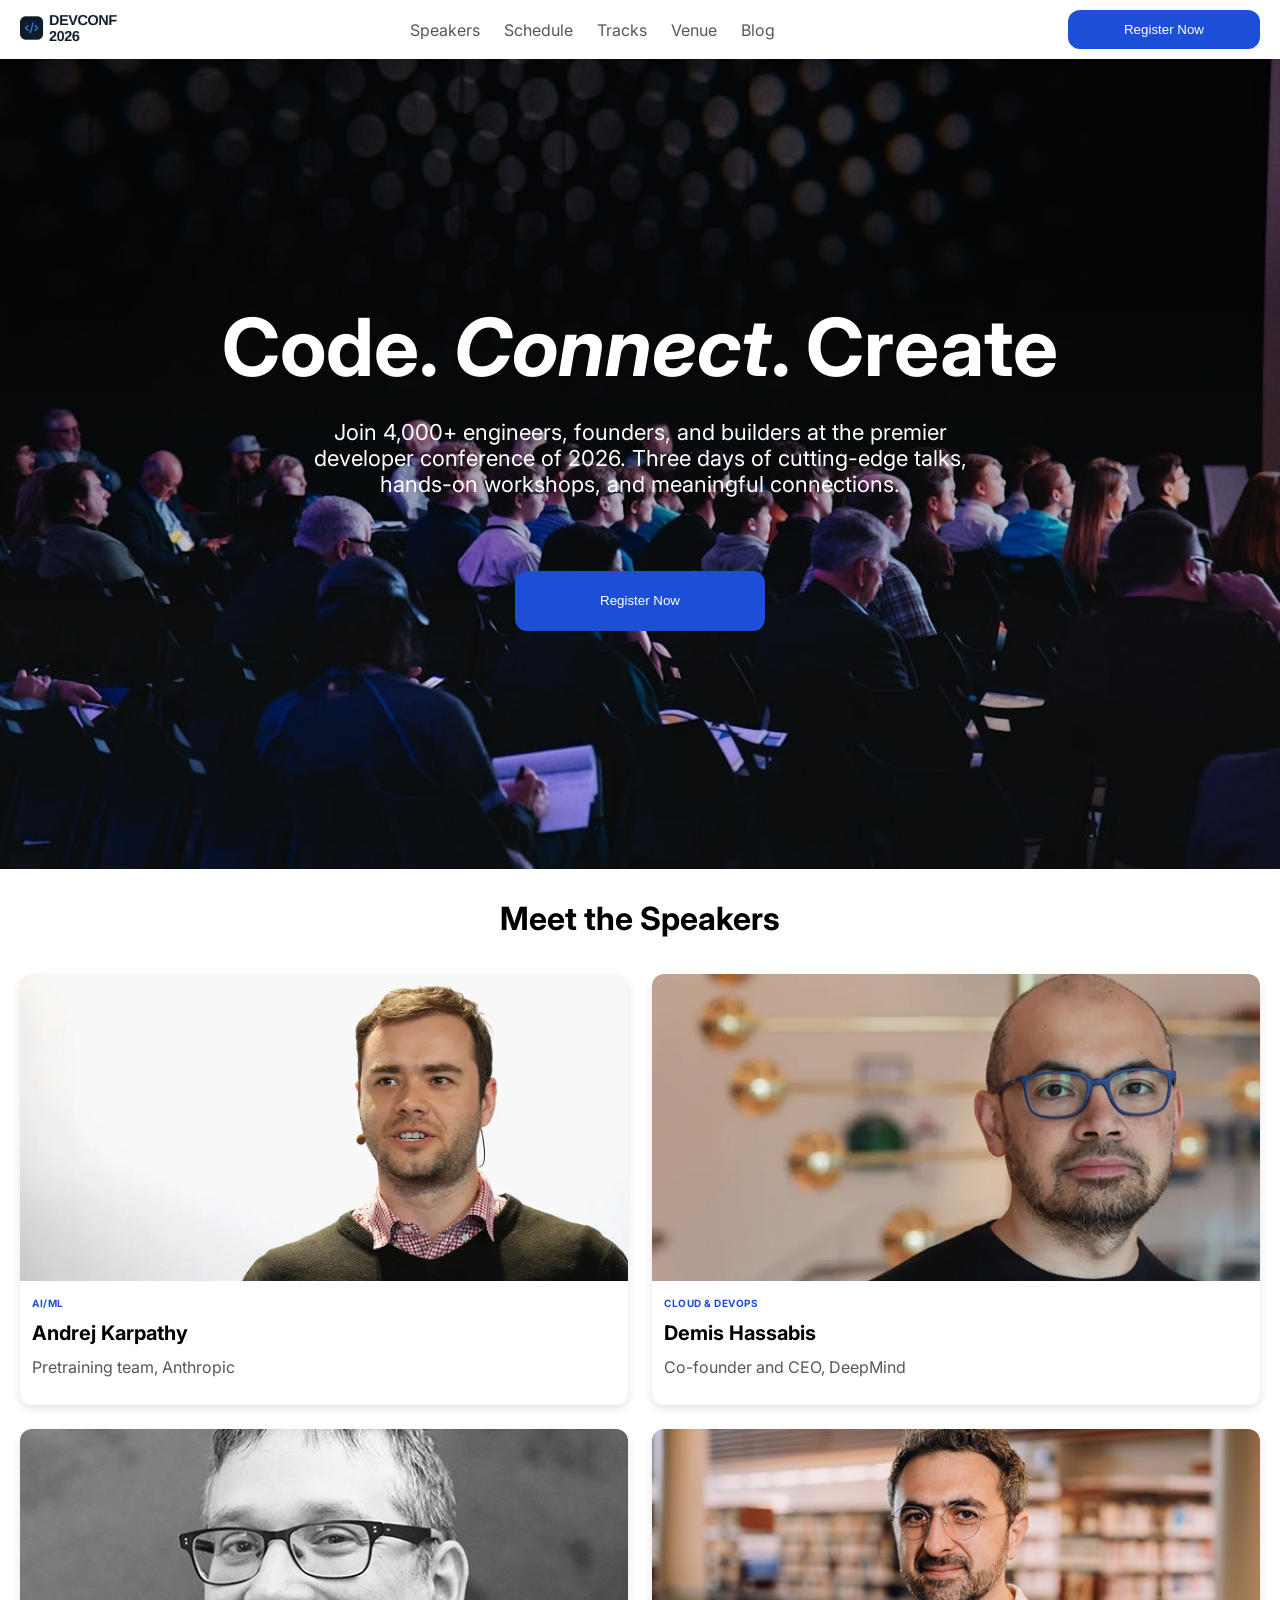
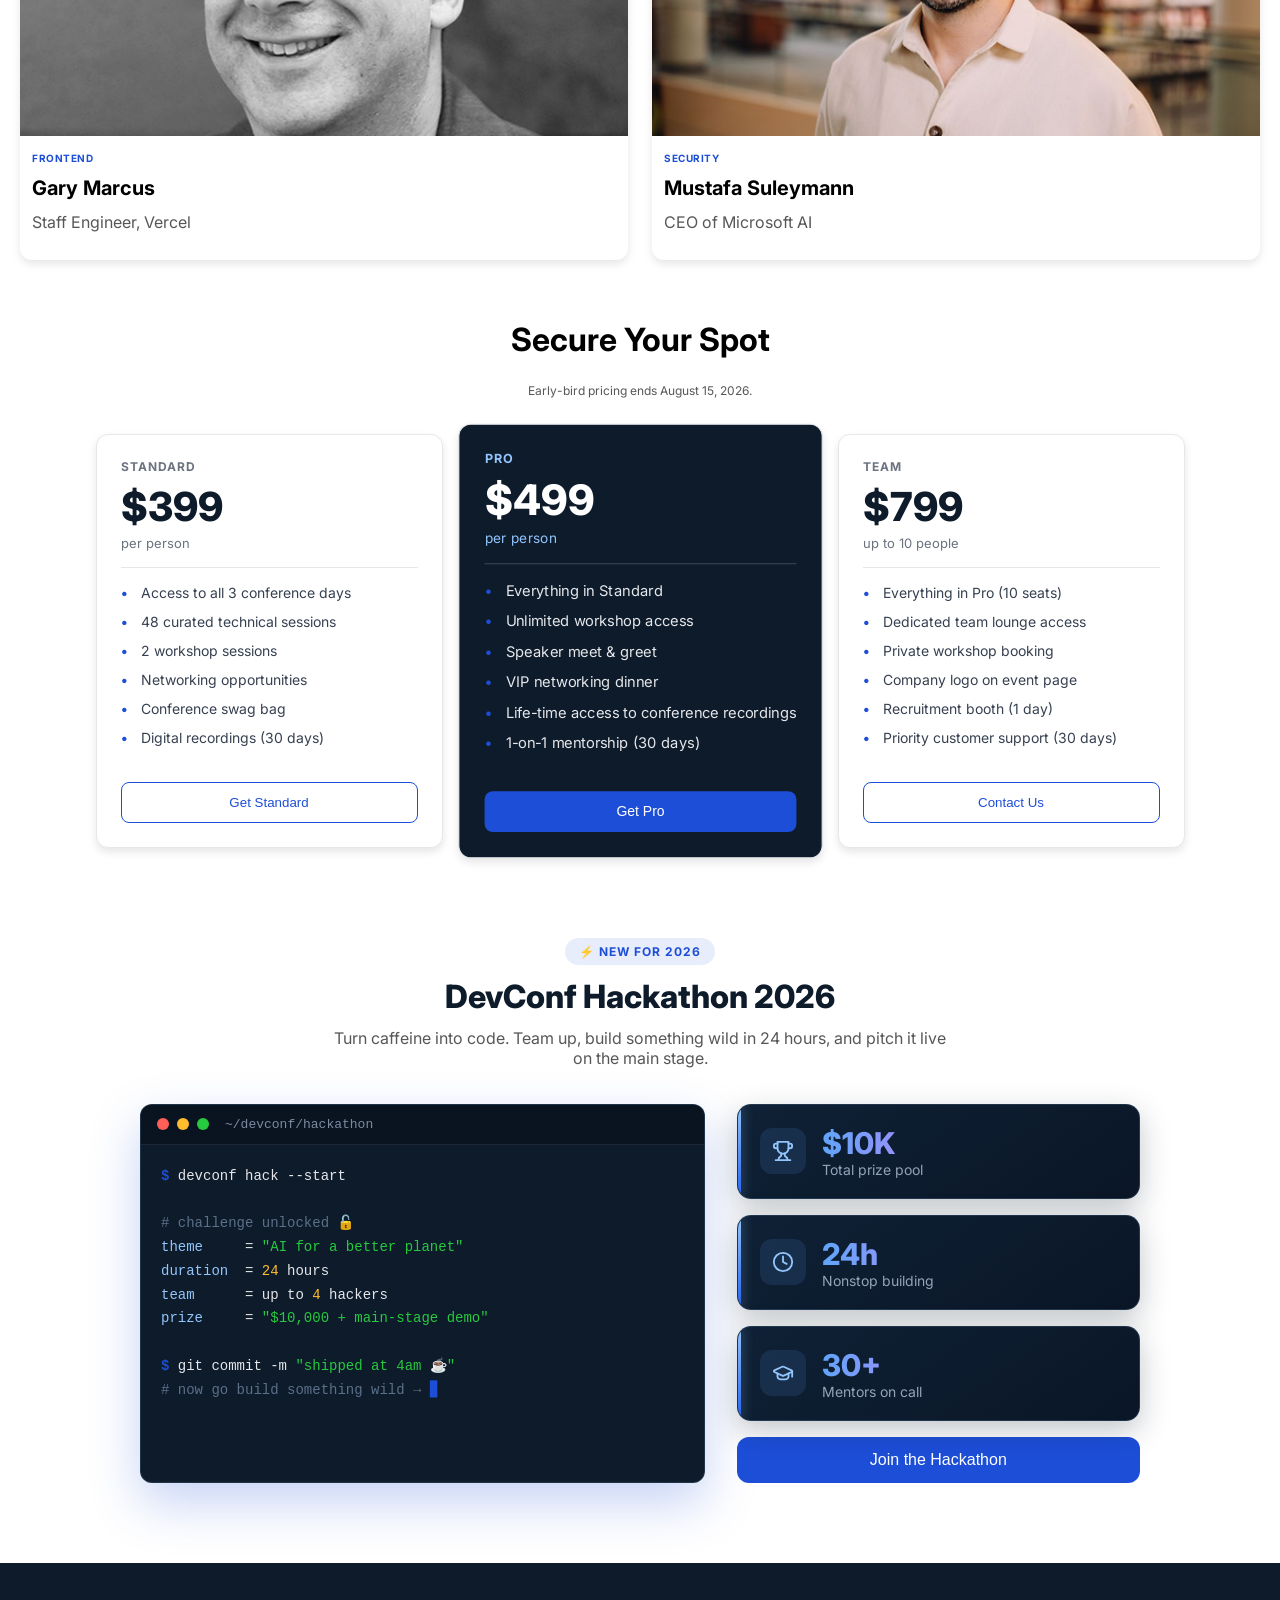
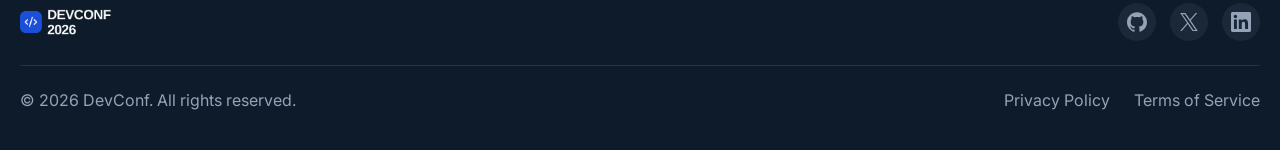
<file: index.html>
<!DOCTYPE html>
<html lang="en">
<head>
    <meta charset="UTF-8">
    <meta name="viewport" content="width=device-width, initial-scale=1.0">
    <title>Dev Conf 2026</title>
    <link rel="stylesheet" href="style.css">
    <link href="https://fonts.googleapis.com/css2?family=Inter:wght@400;600;700&display=swap" rel="stylesheet">

</head>
<body>
    <header>
        <nav class="navbar container">
            <div class="logo">
                <img src="./assets/logo.png" alt="DevConf 2026 logo">
            </div>
            <div class="navigation">
                <ul>
                    <li><a href="#">Speakers</a></li>
                    <li><a href="#">Schedule</a></li>
                    <li><a href="#">Tracks</a></li>
                    <li><a href="#">Venue</a></li>
                    <li><a href="#">Blog</a></li>
                </ul>
            </div>
            <div>
                <button class="register-btn">Register Now</button>
            </div>
        </nav>
    </header>
    <main>
        <section class="banner">
            <h1>Code. <em>Connect</em>. Create</h1>
            <p>Join 4,000+ engineers, founders, and builders at the premier developer conference of 2026. Three days of cutting-edge talks, hands-on workshops, and meaningful connections.</p>
            <button class="register-btn">Register Now</button>
        </section>
        <section class="speakers container">
            <h2>Meet the Speakers</h2>
            <div class="card-container">
                <div class="card">
                    <img src="./assets/andrej.png" alt="andrej-karpathy">
                    <p class="track">AI/ML</p>
                    <h3>Andrej Karpathy</h3>
                    <p>Pretraining team, Anthropic</p>
                </div>
                <div class="card">
                    <img src="./assets/demis.png" alt="Demis Hassabis">
                    <p class="track">CLOUD & DEVOPS</p>
                    <h3>Demis Hassabis</h3>
                    <p>Co-founder and CEO, DeepMind</p>
                </div>
                <div class="card">
                    <img src="./assets/gary.png" alt="Gary Marcus">
                    <p class="track">FRONTEND</p>
                    <h3>Gary Marcus</h3>
                    <p>Staff Engineer, Vercel</p>
                </div>
                <div class="card">
                    <img src="./assets/mustafa.png" alt="Mustafa Suleymann">
                    <p class="track">SECURITY</p>
                    <h3>Mustafa Suleymann</h3>
                    <p>CEO of Microsoft AI</p>
                </div>
            </div>
        </section>
        <section class="secure-your-spot container">
            <h2>Secure Your Spot</h2>
            <p>Early-bird pricing ends August 15, 2026.</p>
            <div class="pricing-container">
                <div class="price-card">
                    <h3 class="plan">Standard</h3>
                    <p class="price">$399</p>
                    <p class="per">per person</p>
                    <ul>
                        <li>Access to all 3 conference days</li>
                        <li>48 curated technical sessions</li>
                        <li>2 workshop sessions</li>
                        <li>Networking opportunities</li>
                        <li>Conference swag bag</li>
                        <li>Digital recordings (30 days)</li>
                    </ul>
                    <button class="subscribe-btn">Get Standard</button>
                </div>
                <div class="price-card featured-card">
                    <h3 class="plan">Pro</h3>
                    <p class="price">$499</p>
                    <p class="per">per person</p>
                    <ul>
                        <li>Everything in Standard</li>
                        <li>Unlimited workshop access</li>
                        <li>Speaker meet & greet</li>
                        <li>VIP networking dinner</li>
                        <li>Life-time access to conference recordings</li>
                        <li>1-on-1 mentorship (30 days)</li>
                    </ul>
                    <button class="subscribe-btn">Get Pro</button>
                </div>
                <div class="price-card">
                    <h3 class="plan">Team</h3>
                    <p class="price">$799</p>
                    <p class="per">up to 10 people</p>
                    <ul>
                        <li>Everything in Pro (10 seats)</li>
                        <li>Dedicated team lounge access</li>
                        <li>Private workshop booking</li>
                        <li>Company logo on event page</li>
                        <li>Recruitment booth (1 day)</li>
                        <li>Priority customer support (30 days)</li>
                    </ul>
                    <button class="subscribe-btn">Contact Us</button>
                </div>
            </div>
        </section>
        <section class="hackathon container">
            <span class="hack-badge">⚡ New for 2026</span>
            <h2 class="hack-title">DevConf Hackathon 2026</h2>
            <p class="hack-subtitle">Turn caffeine into code. Team up, build something wild in 24 hours, and pitch it live on the main stage.</p>
            <div class="hack-layout">
                <div class="terminal">
                    <div class="terminal-bar">
                        <span class="dot dot-red"></span>
                        <span class="dot dot-yellow"></span>
                        <span class="dot dot-green"></span>
                        <span class="terminal-path">~/devconf/hackathon</span>
                    </div>
<pre class="terminal-body"><span class="c-prompt">$</span> devconf hack --start

<span class="c-comment"># challenge unlocked 🔓</span>
<span class="c-key">theme</span>     = <span class="c-str">"AI for a better planet"</span>
<span class="c-key">duration</span>  = <span class="c-num">24</span> hours
<span class="c-key">team</span>      = up to <span class="c-num">4</span> hackers
<span class="c-key">prize</span>     = <span class="c-str">"$10,000 + main-stage demo"</span>

<span class="c-prompt">$</span> git commit -m <span class="c-str">"shipped at 4am ☕"</span>
<span class="c-comment"># now go build something wild →</span> <span class="cursor">▋</span></pre>
                </div>
                <div class="hack-details">
                    <div class="hack-stat">
                        <span class="hack-icon">
                            <svg width="22" height="22" viewBox="0 0 24 24" fill="none" stroke="currentColor" stroke-width="2" stroke-linecap="round" stroke-linejoin="round"><path d="M6 9H4.5a2.5 2.5 0 0 1 0-5H6"></path><path d="M18 9h1.5a2.5 2.5 0 0 0 0-5H18"></path><path d="M4 22h16"></path><path d="M10 14.66V17c0 .55-.47.98-.97 1.21C7.85 18.75 7 20.24 7 22"></path><path d="M14 14.66V17c0 .55.47.98.97 1.21C16.15 18.75 17 20.24 17 22"></path><path d="M18 2H6v7a6 6 0 0 0 12 0V2Z"></path></svg>
                        </span>
                        <div class="hack-stat-text">
                            <span class="hack-num">$10K</span>
                            <span class="hack-label">Total prize pool</span>
                        </div>
                    </div>
                    <div class="hack-stat">
                        <span class="hack-icon">
                            <svg width="22" height="22" viewBox="0 0 24 24" fill="none" stroke="currentColor" stroke-width="2" stroke-linecap="round" stroke-linejoin="round"><circle cx="12" cy="12" r="10"></circle><polyline points="12 6 12 12 16 14"></polyline></svg>
                        </span>
                        <div class="hack-stat-text">
                            <span class="hack-num">24h</span>
                            <span class="hack-label">Nonstop building</span>
                        </div>
                    </div>
                    <div class="hack-stat">
                        <span class="hack-icon">
                            <svg width="22" height="22" viewBox="0 0 24 24" fill="none" stroke="currentColor" stroke-width="2" stroke-linecap="round" stroke-linejoin="round"><path d="M21.42 10.922a1 1 0 0 0-.019-1.838L12.83 5.18a2 2 0 0 0-1.66 0L2.6 9.08a1 1 0 0 0 0 1.832l8.57 3.908a2 2 0 0 0 1.66 0z"></path><path d="M22 10v6"></path><path d="M6 12.5V16a6 3 0 0 0 12 0v-3.5"></path></svg>
                        </span>
                        <div class="hack-stat-text">
                            <span class="hack-num">30+</span>
                            <span class="hack-label">Mentors on call</span>
                        </div>
                    </div>
                    <button class="register-btn hack-btn">Join the Hackathon</button>
                </div>
            </div>
        </section>
    </main>

    <footer class="site-footer">
        <div class="container">
            <div class="footer-top">
                <img src="./assets/footer-logo.png" alt="DevConf 2026 logo" class="footer-logo">
                <div class="socials">
                    <a href="#" aria-label="GitHub">
                        <svg width="20" height="20" viewBox="0 0 24 24" fill="currentColor"><path d="M12 .297c-6.63 0-12 5.373-12 12 0 5.303 3.438 9.8 8.205 11.385.6.113.82-.258.82-.577 0-.285-.01-1.04-.015-2.04-3.338.724-4.042-1.61-4.042-1.61C4.422 18.07 3.633 17.7 3.633 17.7c-1.087-.744.084-.729.084-.729 1.205.084 1.838 1.236 1.838 1.236 1.07 1.835 2.809 1.305 3.495.998.108-.776.417-1.305.76-1.605-2.665-.3-5.466-1.332-5.466-5.93 0-1.31.465-2.38 1.235-3.22-.135-.303-.54-1.523.105-3.176 0 0 1.005-.322 3.3 1.23.96-.267 1.98-.399 3-.405 1.02.006 2.04.138 3 .405 2.28-1.552 3.285-1.23 3.285-1.23.645 1.653.24 2.873.12 3.176.765.84 1.23 1.91 1.23 3.22 0 4.61-2.805 5.625-5.475 5.92.42.36.81 1.096.81 2.22 0 1.606-.015 2.896-.015 3.286 0 .315.21.69.825.57C20.565 22.092 24 17.592 24 12.297c0-6.627-5.373-12-12-12"/></svg>
                    </a>
                    <a href="#" aria-label="X (Twitter)">
                        <svg width="18" height="18" viewBox="0 0 24 24" fill="currentColor"><path d="M14.234 10.162 22.977 0h-2.072l-7.591 8.824L7.251 0H.258l9.168 13.343L.258 24H2.33l8.016-9.318L16.749 24h6.993zm-2.837 3.299-.929-1.329L3.076 1.56h3.182l5.965 8.532.929 1.329 7.754 11.09h-3.182z"/></svg>
                    </a>
                    <a href="#" aria-label="LinkedIn">
                        <svg width="20" height="20" viewBox="0 0 24 24" fill="currentColor"><path d="M20.447 20.452h-3.554v-5.569c0-1.328-.027-3.037-1.852-3.037-1.853 0-2.136 1.445-2.136 2.939v5.667H9.351V9h3.414v1.561h.046c.477-.9 1.637-1.85 3.37-1.85 3.601 0 4.267 2.37 4.267 5.455v6.286zM5.337 7.433c-1.144 0-2.063-.926-2.063-2.065 0-1.138.92-2.063 2.063-2.063 1.14 0 2.064.925 2.064 2.063 0 1.139-.925 2.065-2.064 2.065zm1.782 13.019H3.555V9h3.564v11.452zM22.225 0H1.771C.792 0 0 .774 0 1.729v20.542C0 23.227.792 24 1.771 24h20.451C23.2 24 24 23.227 24 22.271V1.729C24 .774 23.2 0 22.222 0h.003z"/></svg>
                    </a>
                </div>
            </div>
            <hr class="footer-divider">
            <div class="footer-bar">
                <p class="copyright">© 2026 DevConf. All rights reserved.</p>
                <div class="footer-links">
                    <a href="#">Privacy Policy</a>
                    <a href="#">Terms of Service</a>
                </div>
            </div>
        </div>
    </footer>


</body>
</html>
</file>
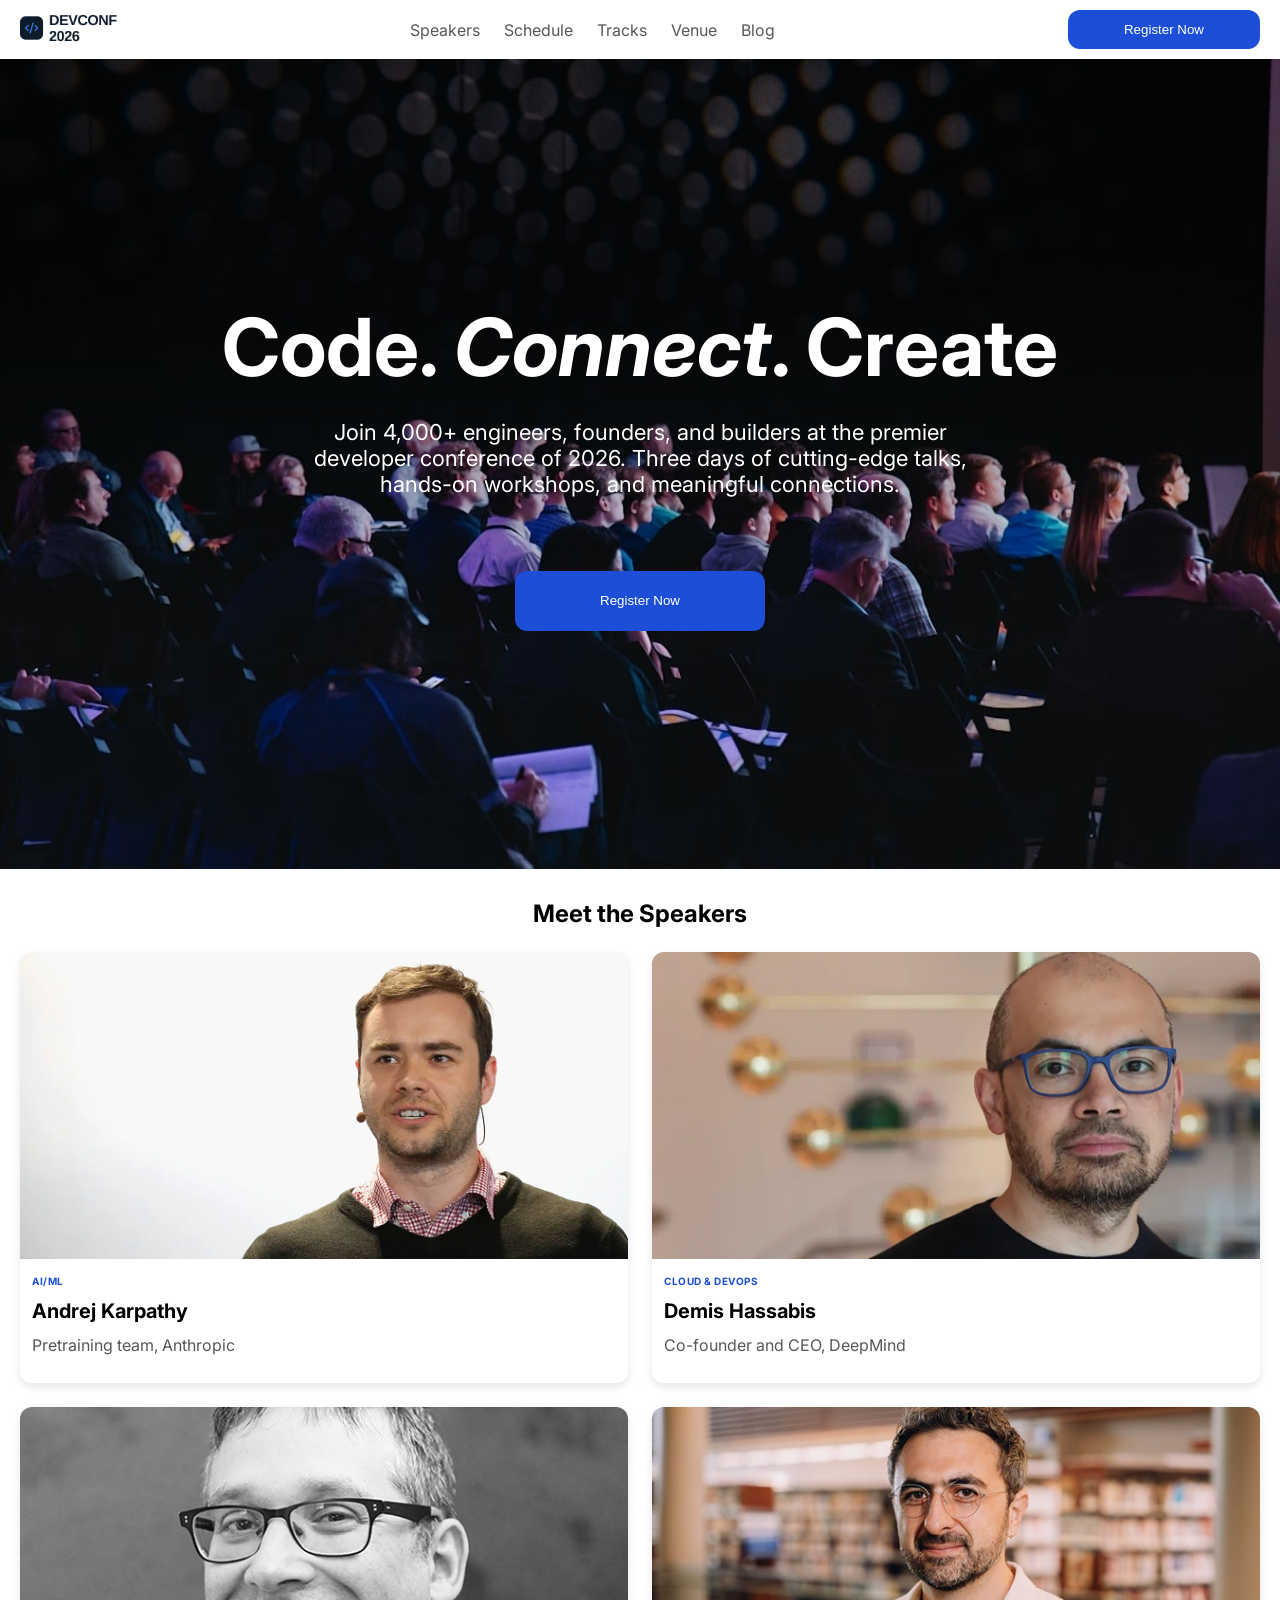
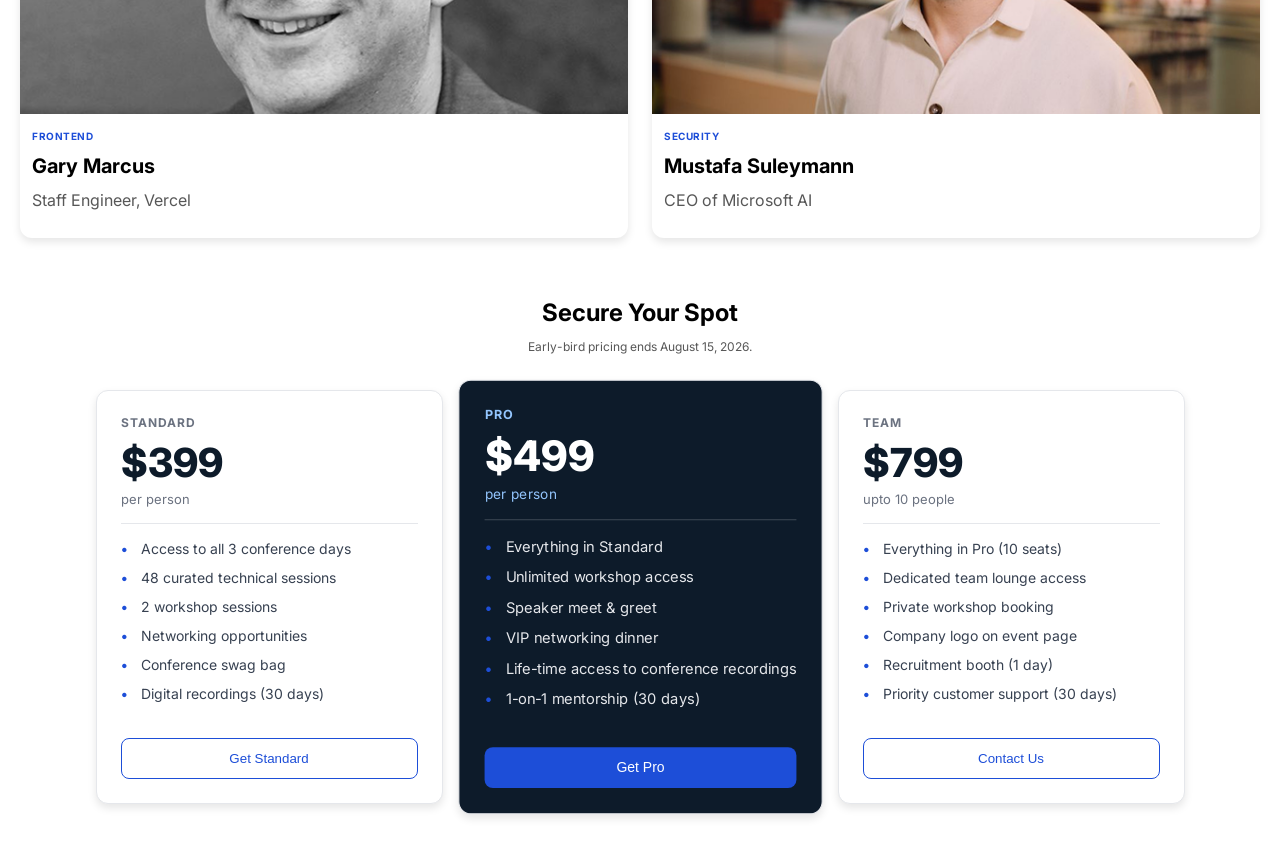
<file: assignment1.html>
<!DOCTYPE html>
<html lang="en">
<head>
    <meta charset="UTF-8">
    <meta name="viewport" content="width=device-width, initial-scale=1.0">
    <title>Dev Conf 2026</title>
    <link rel="stylesheet" href="style.css">
    <link href="https://fonts.googleapis.com/css2?family=Inter:wght@400;600;700&display=swap" rel="stylesheet">

</head>
<body>
    <header>
        <nav class="navbar container">
            <div class="logo">
                <img src="./assets/logo.png" alt="user-icon">
            </div>
            <div class="navigation">
                <ul>
                    <li><a href="#">Speakers</a></li>
                    <li><a href="#">Schedule</a></li>
                    <li><a href="#">Tracks</a></li>
                    <li><a href="#">Venue</a></li>
                    <li><a href="#">Blog</a></li>
                </ul>
            </div>
            <div>
                <button class="register-btn">Register Now</button>
            </div>
        </nav>
    </header>
    <main>
        <section class="banner">
            <h1>Code. <em>Connect</em>. Create</h1>
            <p>Join 4,000+ engineers, founders, and builders at the premier developer conference of 2026. Three days of cutting-edge talks, hands-on workshops, and meaningful connections.</p>
            <button class="register-btn">Register Now</button>
        </section>
        <section class="speakers container">
            <h1>Meet the Speakers</h1>
            <div class="card-container">
                <div class="card">
                    <img src="./assets/andrej.png" alt="andrej-karpathy">
                    <p class="track">AI/ML</p>
                    <h3>Andrej Karpathy</h3>
                    <p>Pretraining team, Anthropic</p>
                </div>
                <div class="card">
                    <img src="./assets/demis.png" alt="Demis Hassabis">
                    <p class="track">CLOUD & DEVOPS</p>
                    <h3>Demis Hassabis</h3>
                    <p>Co-founder and CEO, DeepMind</p>
                </div>
                <div class="card">
                    <img src="./assets/gary.png" alt="Gary Marcus">
                    <p class="track">FRONTEND</p>
                    <h3>Gary Marcus</h3>
                    <p>Staff Engineer, Vercel</p>
                </div>
                <div class="card">
                    <img src="./assets/mustafa.png" alt="Mustafa Suleymann">
                    <p class="track">SECURITY</p>
                    <h3>Mustafa Suleymann</h3>
                    <p>CEO of Microsoft AI</p>
                </div>
            </div>
        </section>
        <section class="secure-your-spot container">
            <h1>Secure Your Spot</h1>
            <p>Early-bird pricing ends August 15, 2026.</p>
            <div class="pricing-container">
                <div class="price-card">
                    <h3 class="plan">Standard</h3>
                    <p class="price">$399</p>
                    <p class="per">per person</p>
                    <ul>
                        <li>Access to all 3 conference days</li>
                        <li>48 curated technical sessions</li>
                        <li>2 workshop sessions</li>
                        <li>Networking opportunities</li>
                        <li>Conference swag bag</li>
                        <li>Digital recordings (30 days)</li>
                    </ul>
                    <button class="subscribe-btn">Get Standard</button>
                </div>
                <div class="price-card featured-card">
                    <h3 class="plan">Pro</h3>
                    <p class="price">$499</p>
                    <p class="per">per person</p>
                    <ul>
                        <li>Everything in Standard</li>
                        <li>Unlimited workshop access</li>
                        <li>Speaker meet & greet</li>
                        <li>VIP networking dinner</li>
                        <li>Life-time access to conference recordings</li>
                        <li>1-on-1 mentorship (30 days)</li>
                    </ul>
                    <button class="subscribe-btn">Get Pro</button>
                </div>
                <div class="price-card">
                    <h3 class="plan">Team</h3>
                    <p class="price">$799</p>
                    <p class="per">upto 10 people</p>
                    <ul>
                        <li>Everything in Pro (10 seats)</li>
                        <li>Dedicated team lounge access</li>
                        <li>Private workshop booking</li>
                        <li>Company logo on event page</li>
                        <li>Recruitment booth (1 day)</li>
                        <li>Priority customer support (30 days)</li>
                    </ul>
                    <button class="subscribe-btn">Contact Us</button>
                </div>
            </div>
        </section>
    </main>
</body>
</html>
</file>
<file: style.css>
*{
    margin: 0px;
    padding: 0px;
}
body{
    background-color: #ffffff;
    font-family: "Inter", sans-serif;
}
.container{
    max-width: 1320px;     
    margin: 0 auto;        
    padding: 0 20px;       
}


/* navbar styles */
.navbar{
    display: flex;
    justify-content: space-between;
    align-items: center;
    padding: 10px 20px;
    flex-wrap: wrap;
    gap: 12px;

    position: sticky;
    top: 0;
    z-index: 10;
}

nav ul{
    display: flex;
    list-style: none;
    justify-content: space-between;
    background-color: #ffffff;
    gap:24px;
}

nav ul li a{
    text-decoration: none;
    color: #575757;
    position: relative;
    padding-bottom: 4px;
    transition: color 0.3s ease;
}
nav ul li a::after{
    content: "";
    display: block;
    position: absolute;
    left: 0;
    bottom: 0;
    width: 0;
    height: 2px;
    background-color: #1d4ed8;
    transition: width 0.3s ease;
}
nav ul li a:hover{
    color: #1d4ed8;
}
nav ul li a:hover::after{
    width: 100%;
}

.logo img{
    height: 32px;   
    width: auto;  
}
.register-btn{
    padding: 12px 12px;
    width: 192px;
    height: auto;
    background-color: #1d4ed8;
    color: #ffffff;
    border: none;
    border-radius: 12px;
    cursor: pointer;
    transition: background-color 0.3s ease, transform 0.2s ease, box-shadow 0.3s ease;
}
.register-btn:hover{
    background-color: #163a9e;
    transform: translateY(-2px);
    box-shadow: 0 6px 16px rgba(29, 78, 216, 0.4);
}
.register-btn:active{
    transform: translateY(0);
    box-shadow: 0 3px 8px rgba(29, 78, 216, 0.3);
}

/* hero banner styles */
.banner{
    background: linear-gradient(to bottom, rgba(0, 0, 0, 0.6000000238418579) 30.000001192092896%,rgba(0, 0, 0, 0) 69.9999988079071%) , url('./assets/banner.jpg');
    background-size: cover;
    min-height: 90vh;
    background-position: center;

    display: flex;
    flex-direction: column;
    justify-content: center;
    align-items: center;
    text-align: center;
    color: #ffffff;
    gap: 24px;
}
.banner h1{
    font-size: 80px;
    font-weight: bold;
}
.banner p{
    font-size: 22px;

    letter-spacing: 0px;
     max-width: 700px;
}
.banner .register-btn{
     margin-top: 50px;
     width: 250px;
     height: 60px;
}


/* meet the speaker section */
.speakers{
    display: flex;
    flex-direction: column;
    align-items: center;
    gap: 24px;
    margin-top: 30px;
    
}
.card-container{
    display: grid;
    grid-template-columns: repeat(2, 1fr);
    gap: 24px;
    
}
.card-container .card{
    background-color: #ffffff;
    border-radius: 12px;
    box-shadow: 0 4px 8px rgba(0, 0, 0, 0.1);
    overflow: hidden;
    padding-bottom: 16px;
    transition: transform 0.3s ease, box-shadow 0.3s ease;
}
.card-container .card:hover{
    transform: translateY(-4px);
    box-shadow: 0 8px 16px rgba(0, 0, 0, 0.2);
}
.card-container .card img{
    width: 100%;
    height: auto;
}
.card-container .card h3{
    font-size: 20px;
    margin: 12px 12px;
}
.card-container .card p{
    font-size: 16px;
    margin: 12px 12px;
    color: #575757;
}
.card-container .card .track{
    color: #1d4ed8;
    font-size: 10px;
    font-weight: 700;
    letter-spacing: 0.5px;
}

/* Secure your spot section */

.pricing-container{
    display: grid;
    grid-template-columns: repeat(3, 1fr);
    gap: 24px;
}
.secure-your-spot{
    display: flex;
    flex-direction: column;
    align-items: center;
    gap: 12px;
    padding: 60px;
}
.speakers h2,
.secure-your-spot h2{
    font-size: 32px;
    font-weight: bold;
    margin-bottom: 12px;
}

.secure-your-spot > p{          /* access immediate child paragraph */
    font-size: 12px;
    color: #575757;
    margin-bottom: 24px;
}

.price-card{
    /* colors as variables: the featured card overrides these in ONE place */
    --label-color: #6b7280;
    --price-color: #0d1b2a;
    --body-color: #374151;
    --divider-color: #e5e7eb;

    background: #ffffff;
    border: 1px solid #e5e7eb;
    border-radius: 12px;
    padding: 24px;
    display: flex;
    flex-direction: column;
    box-shadow: 0 4px 8px rgba(0, 0, 0, 0.1);
    transition: transform 0.3s ease, box-shadow 0.3s ease;
}
.price-card:hover{
    transform: translateY(-4px);
    box-shadow: 0 8px 16px rgba(0, 0, 0, 0.2);
}
.price-card.featured-card{
    --label-color: #93c5fd;
    --price-color: #ffffff;
    --body-color: #e5e7eb;
    --divider-color: rgba(255, 255, 255, 0.2);
    background: #0d1b2a;
    transform: scale(1.05); 
}
.subscribe-btn{
    margin-top: auto;
    padding: 12px;
    border-radius: 8px;
    border: 1px solid #1d4ed8;
    background: #ffffff;
    color: #1d4ed8;
    cursor: pointer;
    transition: background-color 0.3s ease, color 0.3s ease, transform 0.2s ease, box-shadow 0.3s ease;
}
.subscribe-btn:hover{
    background: #1d4ed8;       /* outlined buttons fill blue on hover */
    color: #ffffff;
    transform: translateY(-2px);
    box-shadow: 0 6px 16px rgba(29, 78, 216, 0.35);
}
.subscribe-btn:active{
    transform: translateY(0);
    box-shadow: 0 3px 8px rgba(29, 78, 216, 0.3);
}
.featured-card .subscribe-btn{
    background: #1d4ed8;
    color: #ffffff;
    border: none;
}
.featured-card .subscribe-btn:hover{
    background: #163a9e;       /* already-solid Pro button just darkens */
}

/* plan label / price / per-person */
.price-card .plan{
    font-size: 12px;
    font-weight: 700;
    text-transform: uppercase;
    letter-spacing: 1px;
    color: var(--label-color);
    margin: 0;
}
.price-card .price{
    font-size: 40px;
    font-weight: 800;
    color: var(--price-color);
    margin: 8px 0 0;
}
.price-card .per{
    font-size: 13px;
    color: var(--label-color);
    margin: 4px 0 16px;
    padding-bottom: 16px;
    border-bottom: 1px solid var(--divider-color);   /* divider under the price block */
}

/* feature list with blue dots */
.price-card ul{
    list-style: none;
    padding: 0;
    margin: 0 0 24px;
    text-align: left;
    flex-grow: 1;               /* fills space so buttons align at the bottom */
}
.price-card li{
    position: relative;
    padding-left: 20px;
    margin-bottom: 12px;
    font-size: 14px;
    color: var(--body-color);
}
.price-card li::before{
    content: "•";
    position: absolute;
    left: 0;
    color: #1d4ed8;
    font-weight: bold;
}


/*DevConf Hackathon (AI challenge section)*/
.hackathon{
    display: flex;
    flex-direction: column;
    align-items: center;
    text-align: center;
    padding: 30px 20px 80px;   /* small top padding on top of pricing's bottom gap */
    gap: 12px;
}
.hack-badge{
    display: inline-block;
    padding: 6px 14px;
    border-radius: 999px;
    background: rgba(29, 78, 216, 0.1);
    color: #1d4ed8;
    font-size: 12px;
    font-weight: 700;
    letter-spacing: 1px;
    text-transform: uppercase;
}
.hack-title{
    font-size: 32px;
    font-weight: 800;
    color: #0d1b2a;
}
.hack-subtitle{
    font-size: 16px;
    color: #575757;
    max-width: 620px;
    margin-bottom: 24px;
}
.hack-layout{
    display: grid;
    grid-template-columns: 1.4fr 1fr;
    gap: 32px;
    width: 100%;
    max-width: 1000px;
}

/* terminal panel */
.terminal{
    background: #0d1b2a;
    border: 1px solid rgba(147, 197, 253, 0.15);
    border-radius: 12px;
    overflow: hidden;
    box-shadow: 0 20px 50px rgba(29, 78, 216, 0.25);   /* blue glow */
    text-align: left;
}
.terminal-bar{
    display: flex;
    align-items: center;
    gap: 8px;
    padding: 12px 16px;
    background: #0a1420;
    border-bottom: 1px solid rgba(255, 255, 255, 0.08);
}
.dot{
    width: 12px;
    height: 12px;
    border-radius: 50%;
}
.dot-red{ background: #ff5f56; }
.dot-yellow{ background: #ffbd2e; }
.dot-green{ background: #27c93f; }
.terminal-path{
    margin-left: 8px;
    font-size: 13px;
    color: #7d8ba1;
    font-family: Consolas, Monaco, "Courier New", monospace;
}
.terminal-body{
    margin: 0;
    padding: 20px;
    font-family: Consolas, Monaco, "Courier New", monospace;
    font-size: 14px;
    line-height: 1.7;
    color: #e5e7eb;
    white-space: pre-wrap;        /* wrap long lines instead of overflowing on mobile */
    word-break: break-word;
}
.c-prompt{ color: #1d4ed8; font-weight: 700; }
.c-comment{ color: #5b7089; }
.c-key{ color: #93c5fd; }
.c-str{ color: #27c93f; }
.c-num{ color: #ffbd2e; }
.cursor{ color: #1d4ed8; font-weight: 700; animation: blink 1s steps(1) infinite; }
@keyframes blink{ 50%{ opacity: 0; } }

/* details column */
.hack-details{
    display: flex;
    flex-direction: column;
    justify-content: center;
    gap: 16px;
}
.hack-stat{
    position: relative;
    overflow: hidden;
    display: flex;
    align-items: center;
    gap: 16px;
    background: linear-gradient(145deg, #0f2136, #0a1626);   /* solid dark card */
    border: 1px solid rgba(147, 197, 253, 0.15);
    border-radius: 14px;
    padding: 20px 22px;
    text-align: left;
    box-shadow: 0 10px 30px rgba(13, 27, 42, 0.25);
    transition: transform 0.25s ease, box-shadow 0.25s ease, border-color 0.25s ease;
}
.hack-stat::before{                       /* glowing accent bar on the left */
    content: "";
    position: absolute;
    left: 0;
    top: 0;
    bottom: 0;
    width: 3px;
    background: linear-gradient(#93c5fd, #2563eb);   /* navy-blue accent, matches the label */
    box-shadow: 0 0 12px rgba(147, 197, 253, 0.6);    /* glow */
    transition: box-shadow 0.3s ease, width 0.3s ease;
}
.hack-stat:hover{
    transform: translateY(-4px);
    border-color: rgba(29, 78, 216, 0.6);
    box-shadow: 0 16px 40px rgba(29, 78, 216, 0.3);   /* blue glow */
}
.hack-icon{
    display: flex;
    align-items: center;
    justify-content: center;
    width: 46px;
    height: 46px;
    border-radius: 12px;
    background: rgba(96, 165, 250, 0.12);   /* subtle blue tint on dark */
    color: #93c5fd;                          /* the SVG stroke reads currentColor */
    flex-shrink: 0;
}
.hack-stat-text{
    display: flex;
    flex-direction: column;
}
.hack-num{
    display: block;
    font-size: 30px;
    font-weight: 800;
    background: linear-gradient(90deg, #60a5fa, #a78bfa);   /* gradient text */
    -webkit-background-clip: text;
    background-clip: text;
    -webkit-text-fill-color: transparent;
}
.hack-label{
    font-size: 14px;
    color: #94a3b8;                /* quiet slate — lets the number be the hero */
}
.hack-stat:hover::before{
    width: 4px;
    box-shadow: 0 0 18px rgba(147, 197, 253, 0.95);
}
.hack-btn{
    width: 100%;
    padding: 14px;
    font-size: 16px;
}

/* stack on smaller screens */
@media (max-width: 768px){
    .hack-layout{
        grid-template-columns: 1fr;
    }
    .card-container{
        grid-template-columns: 1fr;
    }
    .pricing-container{
        grid-template-columns: 1fr;
    }
}

/* footer section */

.site-footer{
    background: #0d1b2a;
    color: #94a3b8;
    padding: 40px 0;
}
.footer-top{
    display: flex;
    justify-content: space-between;   /* logo left, socials right */
    align-items: center;
    flex-wrap: wrap;
    gap: 16px;
}
.footer-logo{
    height: 30px;
    width: auto;
}
.socials{
    display: flex;
    gap: 14px;
}
.socials a{
    display: flex;
    align-items: center;
    justify-content: center;
    width: 38px;
    height: 38px;
    border-radius: 50%;
    background: rgba(255, 255, 255, 0.06);
    color: #94a3b8;
    transition: background 0.3s ease, color 0.3s ease, transform 0.2s ease;
}
.socials a:hover{
    background: #1d4ed8;
    color: #ffffff;
    transform: translateY(-2px);
}
.footer-divider{
    border: none;
    border-top: 1px solid rgba(255, 255, 255, 0.1);   /* faint line on dark */
    margin: 24px 0;
}
.footer-bar{
    display: flex;
    justify-content: space-between;   
    align-items: center;
    flex-wrap: wrap;                 
    gap: 12px;
}
.footer-links{
    display: flex;
    gap: 24px;
}
.footer-links a{
    color: #94a3b8;
    text-decoration: none;
    transition: color 0.3s ease;
}
.footer-links a:hover{
    color: #ffffff;   
}
</file>
